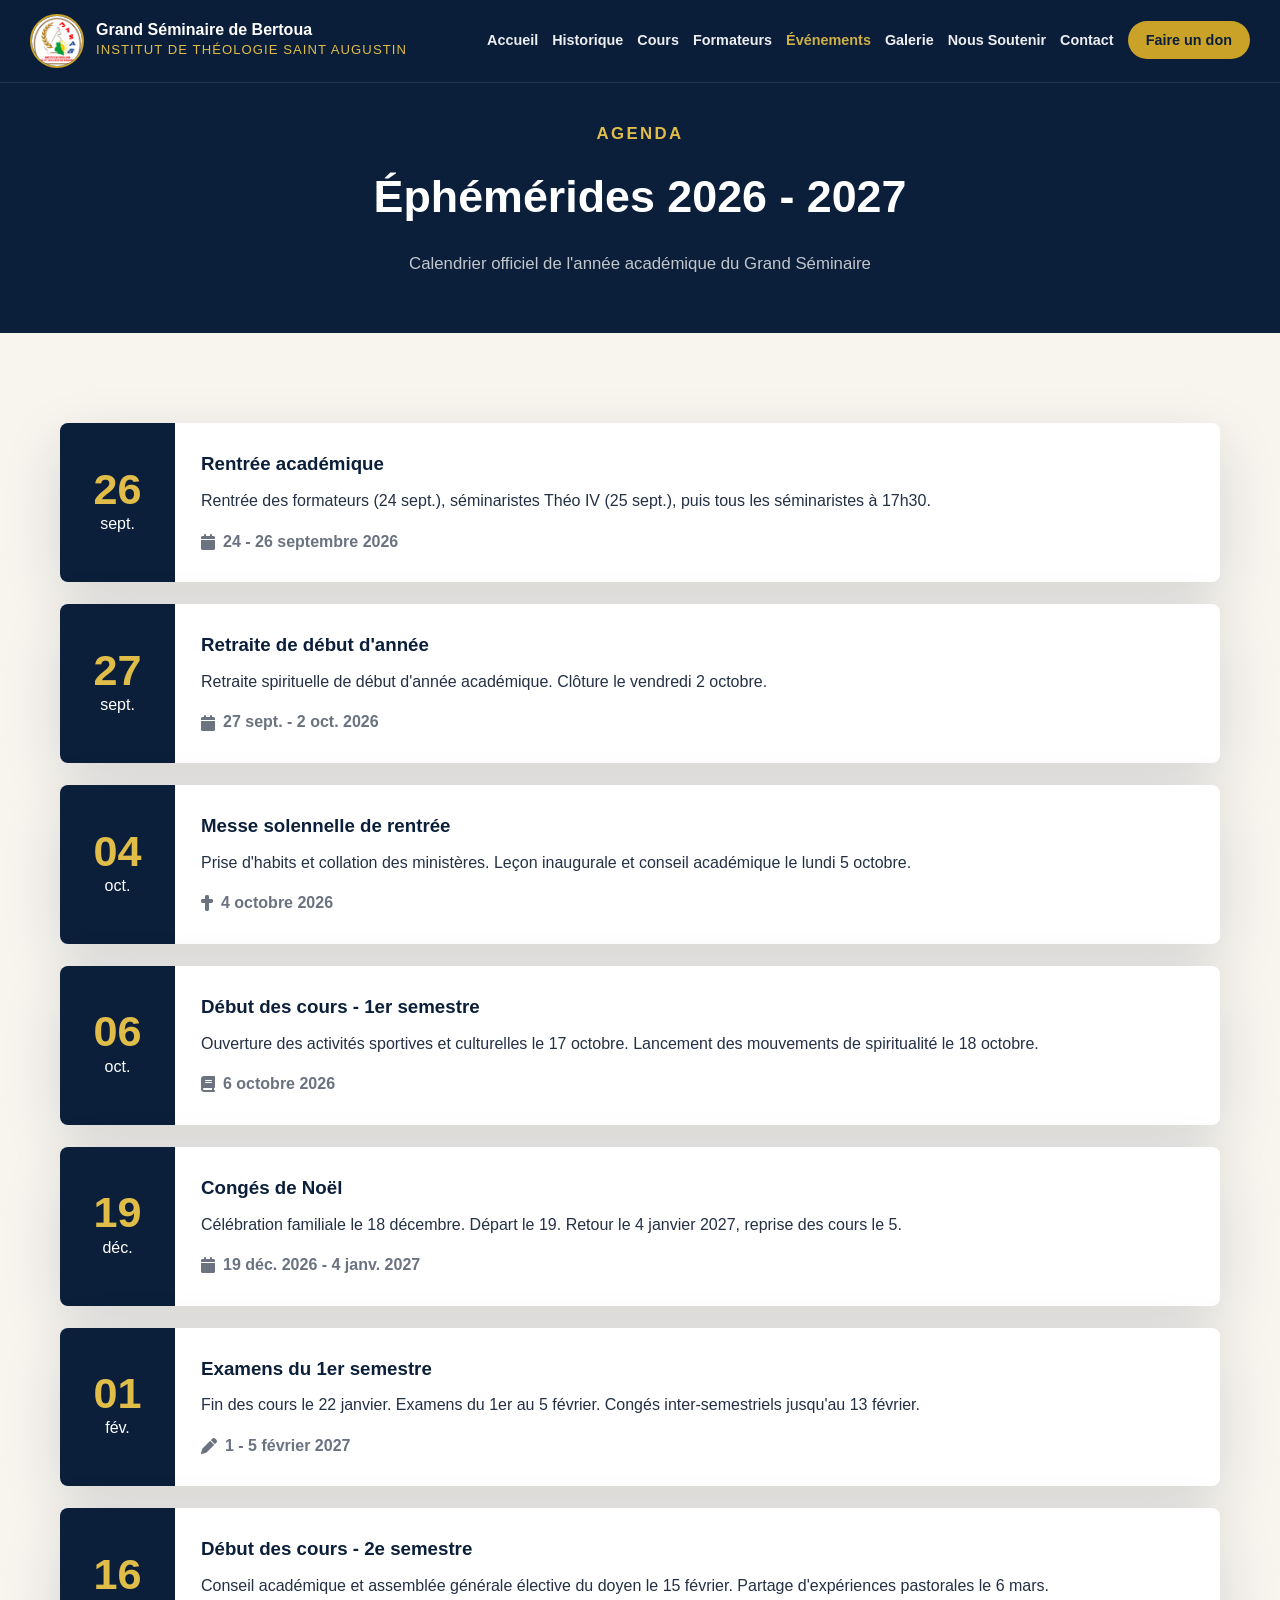
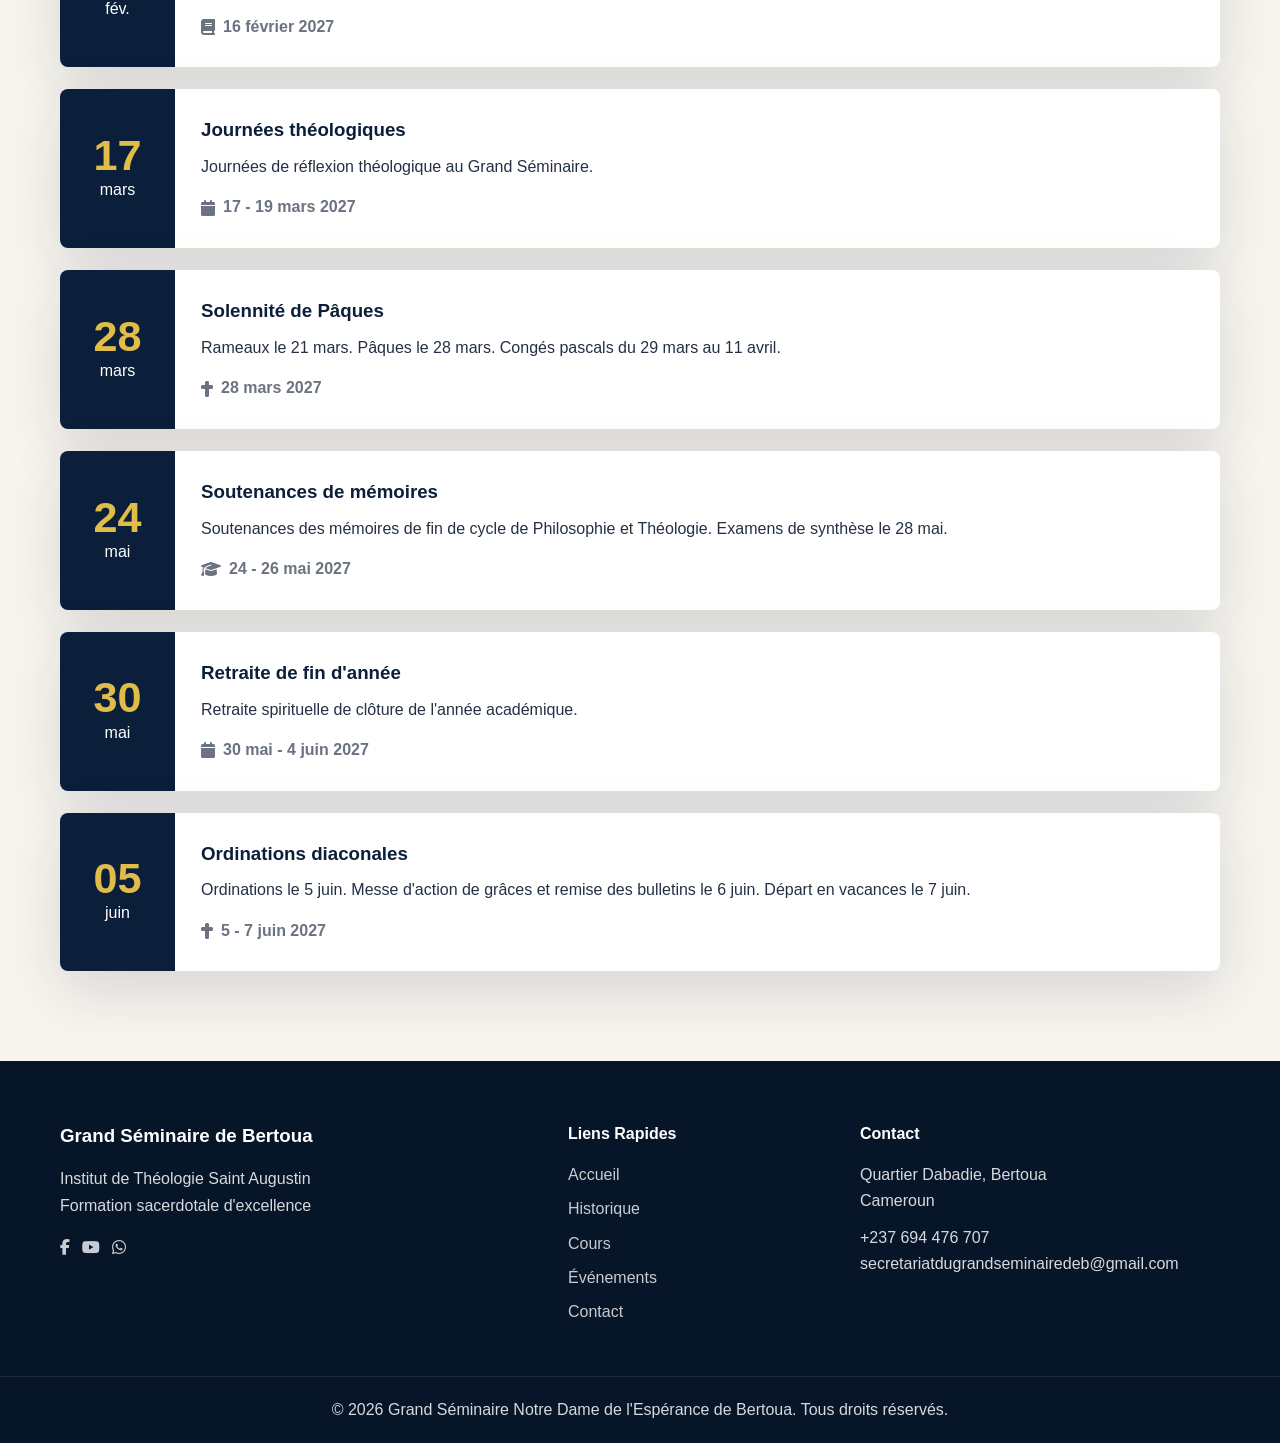
<file: evenements.html>
<!DOCTYPE html>
<html lang="fr">
<head>
    <meta charset="UTF-8">
    <meta name="viewport" content="width=device-width, initial-scale=1.0">
    <title>Événements - Grand Séminaire Notre Dame de l'Espérance de Bertoua</title>
    <meta name="description" content="Calendrier des événements et éphémérides 2026-2027 du Grand Séminaire Notre Dame de l'Espérance de Bertoua.">
    <meta name="robots" content="index, follow">
    <link rel="canonical" href="https://grandseminairebertoua.org/evenements.html">
    <link rel="icon" type="image/x-icon" href="assets/img/favicon.ico">
    <link rel="icon" type="image/png" sizes="32x32" href="assets/img/favicon-32x32.png">
    <link rel="icon" type="image/png" sizes="16x16" href="assets/img/favicon-16x16.png">
    <link rel="apple-touch-icon" sizes="180x180" href="assets/img/apple-touch-icon.png">
    <link rel="manifest" href="assets/img/site.webmanifest">
    <link rel="stylesheet" href="styles.css?v=6">
    <link rel="stylesheet" href="https://cdnjs.cloudflare.com/ajax/libs/font-awesome/6.4.0/css/all.min.css">
</head>
<body>

    <!-- Header -->
    <header class="site-header">
        <nav class="navbar">
            <a href="index.html#accueil" class="brand">
                <img src="assets/img/logo2.jpg" alt="Logo ITSAB" class="brand-logo">
                <div>
                    <strong>Grand Séminaire de Bertoua</strong>
                    <small>Institut de Théologie Saint Augustin</small>
                </div>
            </a>
            <ul class="nav-menu" id="navMenu">
                <li><a href="index.html#accueil">Accueil</a></li>
                <li><a href="index.html#historique">Historique</a></li>
                <li><a href="index.html#cours">Cours</a></li>
                <li><a href="index.html#formateurs">Formateurs</a></li>
                <li><a href="evenements.html" class="active">Événements</a></li>
                <li><a href="galerie.html">Galerie</a></li>
                <li><a href="index.html#soutenir">Nous Soutenir</a></li>
                <li><a href="index.html#contact">Contact</a></li>
                <li><a href="index.html#soutenir" class="nav-cta">Faire un don</a></li>
            </ul>
            <button class="menu-toggle" id="menuToggle" aria-label="Menu">
                <span></span><span></span><span></span>
            </button>
        </nav>
    </header>

    <!-- Page Hero -->
    <section class="page-hero">
        <div class="container">
            <p class="section-kicker">Agenda</p>
            <h1>Éphémérides 2026 - 2027</h1>
            <p>Calendrier officiel de l'année académique du Grand Séminaire</p>
        </div>
    </section>

    <!-- Événements -->
    <section class="section-padding">
        <div class="container">
            <div class="events-grid">
                <div class="event-card">
                    <div class="event-date"><strong>26</strong><span>sept.</span></div>
                    <div class="event-body">
                        <h3>Rentrée académique</h3>
                        <p>Rentrée des formateurs (24 sept.), séminaristes Théo IV (25 sept.), puis tous les séminaristes à 17h30.</p>
                        <span><i class="fas fa-calendar"></i> 24 - 26 septembre 2026</span>
                    </div>
                </div>
                <div class="event-card">
                    <div class="event-date"><strong>27</strong><span>sept.</span></div>
                    <div class="event-body">
                        <h3>Retraite de début d'année</h3>
                        <p>Retraite spirituelle de début d'année académique. Clôture le vendredi 2 octobre.</p>
                        <span><i class="fas fa-calendar"></i> 27 sept. - 2 oct. 2026</span>
                    </div>
                </div>
                <div class="event-card">
                    <div class="event-date"><strong>04</strong><span>oct.</span></div>
                    <div class="event-body">
                        <h3>Messe solennelle de rentrée</h3>
                        <p>Prise d'habits et collation des ministères. Leçon inaugurale et conseil académique le lundi 5 octobre.</p>
                        <span><i class="fas fa-cross"></i> 4 octobre 2026</span>
                    </div>
                </div>
                <div class="event-card">
                    <div class="event-date"><strong>06</strong><span>oct.</span></div>
                    <div class="event-body">
                        <h3>Début des cours - 1er semestre</h3>
                        <p>Ouverture des activités sportives et culturelles le 17 octobre. Lancement des mouvements de spiritualité le 18 octobre.</p>
                        <span><i class="fas fa-book"></i> 6 octobre 2026</span>
                    </div>
                </div>
                <div class="event-card">
                    <div class="event-date"><strong>19</strong><span>déc.</span></div>
                    <div class="event-body">
                        <h3>Congés de Noël</h3>
                        <p>Célébration familiale le 18 décembre. Départ le 19. Retour le 4 janvier 2027, reprise des cours le 5.</p>
                        <span><i class="fas fa-calendar"></i> 19 déc. 2026 - 4 janv. 2027</span>
                    </div>
                </div>
                <div class="event-card">
                    <div class="event-date"><strong>01</strong><span>fév.</span></div>
                    <div class="event-body">
                        <h3>Examens du 1er semestre</h3>
                        <p>Fin des cours le 22 janvier. Examens du 1er au 5 février. Congés inter-semestriels jusqu'au 13 février.</p>
                        <span><i class="fas fa-pen"></i> 1 - 5 février 2027</span>
                    </div>
                </div>
                <div class="event-card">
                    <div class="event-date"><strong>16</strong><span>fév.</span></div>
                    <div class="event-body">
                        <h3>Début des cours - 2e semestre</h3>
                        <p>Conseil académique et assemblée générale élective du doyen le 15 février. Partage d'expériences pastorales le 6 mars.</p>
                        <span><i class="fas fa-book"></i> 16 février 2027</span>
                    </div>
                </div>
                <div class="event-card">
                    <div class="event-date"><strong>17</strong><span>mars</span></div>
                    <div class="event-body">
                        <h3>Journées théologiques</h3>
                        <p>Journées de réflexion théologique au Grand Séminaire.</p>
                        <span><i class="fas fa-calendar"></i> 17 - 19 mars 2027</span>
                    </div>
                </div>
                <div class="event-card">
                    <div class="event-date"><strong>28</strong><span>mars</span></div>
                    <div class="event-body">
                        <h3>Solennité de Pâques</h3>
                        <p>Rameaux le 21 mars. Pâques le 28 mars. Congés pascals du 29 mars au 11 avril.</p>
                        <span><i class="fas fa-cross"></i> 28 mars 2027</span>
                    </div>
                </div>
                <div class="event-card">
                    <div class="event-date"><strong>24</strong><span>mai</span></div>
                    <div class="event-body">
                        <h3>Soutenances de mémoires</h3>
                        <p>Soutenances des mémoires de fin de cycle de Philosophie et Théologie. Examens de synthèse le 28 mai.</p>
                        <span><i class="fas fa-graduation-cap"></i> 24 - 26 mai 2027</span>
                    </div>
                </div>
                <div class="event-card">
                    <div class="event-date"><strong>30</strong><span>mai</span></div>
                    <div class="event-body">
                        <h3>Retraite de fin d'année</h3>
                        <p>Retraite spirituelle de clôture de l'année académique.</p>
                        <span><i class="fas fa-calendar"></i> 30 mai - 4 juin 2027</span>
                    </div>
                </div>
                <div class="event-card">
                    <div class="event-date"><strong>05</strong><span>juin</span></div>
                    <div class="event-body">
                        <h3>Ordinations diaconales</h3>
                        <p>Ordinations le 5 juin. Messe d'action de grâces et remise des bulletins le 6 juin. Départ en vacances le 7 juin.</p>
                        <span><i class="fas fa-cross"></i> 5 - 7 juin 2027</span>
                    </div>
                </div>
            </div>
        </div>
    </section>

    <!-- Footer -->
    <footer class="footer">
        <div class="container">
            <div class="footer-grid">
                <div>
                    <h3>Grand Séminaire de Bertoua</h3>
                    <p>Institut de Théologie Saint Augustin<br>Formation sacerdotale d'excellence</p>
                    <div style="display:flex;gap:12px;margin-top:16px">
                        <a href="#"><i class="fab fa-facebook-f"></i></a>
                        <a href="#"><i class="fab fa-youtube"></i></a>
                        <a href="#"><i class="fab fa-whatsapp"></i></a>
                    </div>
                </div>
                <div>
                    <h4>Liens Rapides</h4>
                    <a href="index.html#accueil">Accueil</a>
                    <a href="index.html#historique">Historique</a>
                    <a href="index.html#cours">Cours</a>
                    <a href="evenements.html">Événements</a>
                    <a href="index.html#contact">Contact</a>
                </div>
                <div>
                    <h4>Contact</h4>
                    <p>Quartier Dabadie, Bertoua<br>Cameroun</p>
                    <p style="margin-top:10px">+237 694 476 707</p>
                    <p>secretariatdugrandseminairedeb@gmail.com</p>
                </div>
            </div>
        </div>
        <div class="footer-bottom">
            <p>&copy; 2026 Grand Séminaire Notre Dame de l'Espérance de Bertoua. Tous droits réservés.</p>
        </div>
    </footer>

    <a href="#" class="back-to-top" id="backToTop" aria-label="Retour en haut">
        <i class="fas fa-chevron-up"></i>
    </a>

    <script src="script.js?v=3"></script>
</body>
</html>
</file>
<file: styles.css>
:root {
  --navy: #0b1f3a;
  --navy-2: #102b4f;
  --gold: #c9a227;
  --gold-2: #e0bd48;
  --cream: #f8f5ef;
  --white: #ffffff;
  --text: #243044;
  --muted: #6b7280;
  --border: #e5e7eb;
  --shadow: 0 20px 60px rgba(11, 31, 58, 0.14);
  --radius: 8px;
}

* {
  box-sizing: border-box;
  margin: 0;
  padding: 0;
}

html {
  scroll-behavior: smooth;
}

body {
  font-family: "Segoe UI", Arial, sans-serif;
  color: var(--text);
  background: var(--cream);
  line-height: 1.65;
}

img {
  max-width: 100%;
  display: block;
}

a {
  color: inherit;
  text-decoration: none;
}

.container {
  width: min(1160px, calc(100% - 40px));
  margin: 0 auto;
}

.section-padding {
  padding: 90px 0;
}

.site-header {
  position: fixed;
  top: 0;
  left: 0;
  right: 0;
  z-index: 50;
  background: rgba(11, 31, 58, 0.9);
  backdrop-filter: blur(18px);
  border-bottom: 1px solid rgba(255,255,255,0.1);
}

.navbar {
  width: min(1220px, calc(100% - 32px));
  height: 82px;
  margin: 0 auto;
  display: flex;
  align-items: center;
  justify-content: space-between;
  gap: 24px;
}

.brand {
  display: flex;
  align-items: center;
  gap: 12px;
  color: var(--white);
}

.brand-logo {
  width: 54px;
  height: 54px;
  border-radius: 50%;
  object-fit: cover;
  border: 2px solid var(--gold);
}

.brand strong {
  display: block;
  font-size: 1rem;
  line-height: 1.1;
}

.brand small {
  display: block;
  color: var(--gold-2);
  font-size: 0.82rem;
  letter-spacing: 0.08em;
  text-transform: uppercase;
}

.nav-menu {
  list-style: none;
  display: flex;
  align-items: center;
  gap: 14px;
  color: var(--white);
  font-weight: 600;
  font-size: 0.9rem;
}

.nav-menu a {
  opacity: 0.92;
  transition: 0.2s ease;
}

.nav-menu a:hover {
  color: var(--gold-2);
}

.nav-cta {
  padding: 11px 18px;
  background: var(--gold);
  color: var(--navy) !important;
  border-radius: 999px;
  opacity: 1 !important;
}

.menu-toggle {
  display: none;
  width: 44px;
  height: 44px;
  border: 0;
  background: transparent;
  cursor: pointer;
}

.menu-toggle span {
  display: block;
  width: 28px;
  height: 3px;
  background: var(--white);
  margin: 6px auto;
  border-radius: 5px;
  transition: 0.2s ease;
}

.hero {
  min-height: 100vh;
  position: relative;
  display: flex;
  align-items: center;
  overflow: hidden;
  background: var(--navy);
}

.hero-bg {
  position: absolute;
  inset: 0;
  background: url("assets/img/chapel.jpg") center/cover no-repeat;
  transform: scale(1.04);
}

.hero-overlay {
  position: absolute;
  inset: 0;
  background:
    linear-gradient(90deg, rgba(11,31,58,0.92), rgba(11,31,58,0.67), rgba(11,31,58,0.35)),
    radial-gradient(circle at 20% 30%, rgba(201,162,39,0.22), transparent 35%);
}

.hero-content {
  position: relative;
  z-index: 1;
  color: var(--white);
  padding-top: 90px;
  max-width: 900px;
  margin-left: max(20px, calc((100vw - 1160px) / 2));
  margin-right: 20px;
  animation: fadeUp 0.9s ease both;
}

.hero-logos {
  display: flex;
  gap: 16px;
  margin-bottom: 22px;
}

.hero-logos img {
  width: 78px;
  height: 78px;
  object-fit: cover;
  border-radius: 50%;
  border: 3px solid rgba(255,255,255,0.8);
  background: var(--white);
}

.eyebrow,
.section-kicker {
  color: var(--gold-2);
  text-transform: uppercase;
  letter-spacing: 0.14em;
  font-weight: 800;
  font-size: 0.82rem;
  margin-bottom: 12px;
}

.hero h1 {
  font-size: clamp(2.6rem, 7vw, 5.8rem);
  line-height: 0.98;
  max-width: 950px;
  margin-bottom: 20px;
}

.hero-subtitle {
  font-size: clamp(1.25rem, 2.4vw, 2rem);
  color: var(--gold-2);
  font-weight: 700;
  margin-bottom: 10px;
}

.hero-text {
  font-size: 1.2rem;
  color: rgba(255,255,255,0.9);
  max-width: 640px;
}

.hero-actions {
  display: flex;
  flex-wrap: wrap;
  gap: 14px;
  margin-top: 32px;
}

.btn {
  display: inline-flex;
  align-items: center;
  justify-content: center;
  gap: 10px;
  min-height: 48px;
  padding: 12px 24px;
  border-radius: 999px;
  border: 0;
  cursor: pointer;
  font-weight: 800;
  transition: 0.2s ease;
}

.btn:hover {
  transform: translateY(-2px);
}

.btn-primary {
  background: var(--gold);
  color: var(--navy);
  box-shadow: 0 12px 30px rgba(201,162,39,0.28);
}

.btn-secondary {
  background: var(--navy);
  color: var(--white);
}

.btn-outline {
  border: 1px solid rgba(255,255,255,0.5);
  color: var(--white);
  background: rgba(255,255,255,0.08);
}

.full-width {
  width: 100%;
}

.center-btn {
  margin: 34px auto 0;
  display: flex;
}

.prestige {
  background: var(--gold);
  color: var(--navy);
  font-weight: 900;
}

.prestige-inner {
  min-height: 74px;
  display: flex;
  align-items: center;
  justify-content: center;
  gap: 14px;
  text-align: center;
  font-size: 1.05rem;
}

.stats {
  padding-top: 60px;
}

.stats-grid {
  display: grid;
  grid-template-columns: repeat(4, 1fr);
  gap: 20px;
}

.stats-grid article {
  background: var(--white);
  border-radius: var(--radius);
  padding: 28px;
  box-shadow: var(--shadow);
  border: 1px solid var(--border);
}

.stats-grid strong {
  display: block;
  color: var(--navy);
  font-size: 2.4rem;
  line-height: 1;
}

.stats-grid span {
  color: var(--muted);
  font-weight: 700;
}

.section-heading {
  text-align: center;
  max-width: 760px;
  margin: 0 auto 48px;
}

.section-heading h2 {
  color: var(--navy);
  font-size: clamp(2rem, 4vw, 3.2rem);
  line-height: 1.08;
  margin-bottom: 16px;
}

.section-heading p:not(.section-kicker) {
  color: var(--muted);
  font-size: 1.08rem;
}

.section-heading.light h2,
.section-heading.light p:not(.section-kicker) {
  color: var(--white);
}

.timeline {
  max-width: 720px;
  margin: 0 auto;
  position: relative;
  padding-left: 32px;
}

.timeline::before {
  content: '';
  position: absolute;
  left: 5px;
  top: 6px;
  bottom: 0;
  width: 2px;
  background: var(--border);
}

.timeline-item {
  position: relative;
  padding-bottom: 32px;
}

.timeline-item:last-child {
  padding-bottom: 0;
}

.timeline-item::before {
  content: '';
  position: absolute;
  left: -31px;
  top: 4px;
  width: 10px;
  height: 10px;
  border-radius: 50%;
  background: var(--navy);
  border: 2px solid var(--cream);
  box-shadow: 0 0 0 2px var(--navy);
}

.timeline-item:last-child::before {
  background: var(--gold);
  box-shadow: 0 0 0 2px var(--gold);
}

.timeline-date {
  font-size: 0.82rem;
  color: var(--muted);
  margin-bottom: 4px;
  letter-spacing: 0.04em;
}

.timeline-item h3 {
  color: var(--navy);
  margin-bottom: 6px;
}

.timeline-item p {
  color: var(--muted);
  font-size: 0.95rem;
  line-height: 1.6;
}

.timeline-item h3,
.history-more h3 {
  color: var(--navy);
  margin-bottom: 8px;
}

.history-more {
  display: none;
  max-width: 720px;
  margin: 40px auto 0;
  padding-top: 32px;
  border-top: 1px solid var(--border);
}

.history-more.open {
  display: block;
}

.history-more h3 {
  color: var(--navy);
  margin: 28px 0 12px;
  font-size: 1rem;
  text-transform: uppercase;
  letter-spacing: 0.08em;
}

.history-more h3:first-child {
  margin-top: 0;
}

.history-more p {
  color: var(--muted);
  font-size: 0.95rem;
  line-height: 1.7;
  margin-bottom: 10px;
}

.formation-steps {
  display: flex;
  flex-wrap: wrap;
  gap: 12px;
  margin: 16px 0 30px;
}

.formation-steps span {
  background: var(--cream);
  color: var(--navy);
  padding: 10px 14px;
  border-radius: 999px;
  font-weight: 800;
}

.rectors-list {
  columns: 2;
  column-gap: 35px;
}

.rectors-list p {
  break-inside: avoid;
  margin-bottom: 10px;
}

.formations-section,
.support-section {
  background: linear-gradient(135deg, var(--navy), var(--navy-2));
}

.cards-grid {
  display: grid;
  gap: 26px;
}

.two-cols {
  grid-template-columns: repeat(2, minmax(0, 1fr));
}

.program-card,
.support-card {
  background: rgba(255,255,255,0.96);
  border-radius: var(--radius);
  padding: 34px;
  box-shadow: var(--shadow);
}

.program-card i,
.support-card i,
.team-card i {
  width: 56px;
  height: 56px;
  border-radius: 18px;
  display: inline-flex;
  align-items: center;
  justify-content: center;
  background: rgba(201,162,39,0.14);
  color: var(--gold);
  font-size: 1.55rem;
  margin-bottom: 18px;
}

.program-card h3,
.support-card h3,
.team-card h3 {
  color: var(--navy);
  margin-bottom: 12px;
  line-height: 1.25;
}

.program-card ul {
  margin-top: 18px;
  padding-left: 22px;
}

.program-card li {
  margin-bottom: 7px;
  font-weight: 650;
}

.team-grid {
  display: grid;
  grid-template-columns: repeat(4, minmax(0, 1fr));
  gap: 22px;
}

.team-card {
  background: var(--white);
  border-radius: var(--radius);
  padding: 26px;
  box-shadow: var(--shadow);
  border: 1px solid var(--border);
  transition: 0.2s ease;
  display: flex;
  flex-direction: column;
  align-items: center;
  text-align: center;
}

.team-photo {
  width: 90px;
  height: 90px;
  border-radius: 50%;
  object-fit: cover;
  object-position: top;
  margin-bottom: 14px;
  border: 3px solid var(--gold);
}

.team-card:hover,
.event-card:hover,
.program-card:hover,
.support-card:hover {
  transform: translateY(-5px);
}

.team-card p {
  color: var(--muted);
}

.events-grid {
  display: grid;
  gap: 22px;
}

.event-card {
  background: var(--white);
  border-radius: var(--radius);
  display: grid;
  grid-template-columns: 115px 1fr;
  box-shadow: var(--shadow);
  overflow: hidden;
  transition: 0.2s ease;
}

.event-date {
  background: var(--navy);
  color: var(--white);
  display: flex;
  flex-direction: column;
  align-items: center;
  justify-content: center;
  text-align: center;
}

.event-date strong {
  font-size: 2.7rem;
  line-height: 1;
  color: var(--gold-2);
}

.event-body {
  padding: 26px;
}

.event-body h3 {
  color: var(--navy);
  margin-bottom: 8px;
}

.event-body span {
  display: inline-flex;
  align-items: center;
  gap: 8px;
  margin-top: 14px;
  color: var(--muted);
  font-weight: 800;
}

.contact-grid {
  display: grid;
  grid-template-columns: 0.9fr 1.1fr;
  gap: 32px;
  align-items: start;
}

.contact-info,
.contact-form {
  background: var(--white);
  border-radius: var(--radius);
  padding: 34px;
  box-shadow: var(--shadow);
  min-width: 0;
}

.contact-info {
  display: grid;
  gap: 20px;
}

.contact-info article {
  display: flex;
  gap: 16px;
}

.contact-info i {
  width: 42px;
  height: 42px;
  border-radius: 14px;
  display: inline-flex;
  align-items: center;
  justify-content: center;
  background: rgba(201,162,39,0.14);
  color: var(--gold);
  flex: 0 0 auto;
}

.contact-info h3,
.contact-form h3 {
  color: var(--navy);
}

.contact-info a {
  color: var(--navy);
  font-weight: 700;
  word-break: break-all;
}

.contact-form {
  display: grid;
  gap: 16px;
}

.contact-form label {
  display: grid;
  gap: 7px;
  font-weight: 800;
  color: var(--navy);
}

.contact-form input,
.contact-form textarea {
  width: 100%;
  max-width: 100%;
  border: 1px solid var(--border);
  border-radius: 14px;
  padding: 14px 15px;
  font: inherit;
  outline: none;
  background: #fbfbfb;
}

.contact-form input:focus,
.contact-form textarea:focus {
  border-color: var(--gold);
  box-shadow: 0 0 0 4px rgba(201,162,39,0.14);
}

.form-note {
  color: var(--muted);
  font-size: 0.92rem;
}

/* Page hero (pages secondaires) */
.page-hero {
  background: var(--navy);
  padding: 120px 0 56px;
  text-align: center;
  color: var(--white);
}
.page-hero .section-kicker {
  color: var(--gold-2);
}
.page-hero h1 {
  font-size: clamp(1.8rem, 4vw, 2.8rem);
  margin: 8px 0 16px;
}
.page-hero p {
  color: rgba(255,255,255,0.75);
  font-size: 1.05rem;
}

/* Lien actif dans la navbar */
.nav-menu a.active {
  color: var(--gold-2);
}

.footer {
  background: #071529;
  color: rgba(255,255,255,0.84);
  padding-top: 60px;
}

.footer-grid {
  display: grid;
  grid-template-columns: 1.3fr 0.7fr 1fr;
  gap: 40px;
}

.footer h3,
.footer h4 {
  color: var(--white);
  margin-bottom: 14px;
}

.footer a {
  display: block;
  color: rgba(255,255,255,0.78);
  margin-bottom: 8px;
}

.footer a:hover {
  color: var(--gold-2);
}

.footer-bottom {
  border-top: 1px solid rgba(255,255,255,0.1);
  text-align: center;
  padding: 20px;
  margin-top: 42px;
}

.back-to-top {
  position: fixed;
  right: 22px;
  bottom: 22px;
  width: 46px;
  height: 46px;
  border-radius: 50%;
  background: var(--gold);
  color: var(--navy);
  display: none;
  align-items: center;
  justify-content: center;
  box-shadow: var(--shadow);
  z-index: 30;
}

.back-to-top.show {
  display: flex;
}

.album {
  margin-bottom: 48px;
}

.album-intro {
  margin: 0 0 32px;
  padding: 24px 28px;
  background: var(--cream);
  border-left: 4px solid var(--gold);
  border-radius: 0 8px 8px 0;
}
.album-intro p {
  color: var(--text);
  font-size: 0.95rem;
  line-height: 1.7;
  margin: 0 0 12px;
}
.album-intro p:last-child { margin-bottom: 0; }

.album-group-label {
  font-size: 0.85rem;
  font-weight: 600;
  text-transform: uppercase;
  letter-spacing: 0.06em;
  color: var(--muted);
  margin: 28px 0 10px;
  padding-bottom: 8px;
  border-bottom: 1px solid var(--border);
}

.album-header {
  display: flex;
  align-items: baseline;
  gap: 16px;
  margin-bottom: 20px;
  padding-bottom: 14px;
  border-bottom: 1px solid var(--border);
}

.album-title {
  color: var(--navy);
  font-size: 1.1rem;
  margin-bottom: 4px;
}

.album-meta {
  color: var(--muted);
  font-size: 0.85rem;
}

.gallery-grid {
  display: grid;
  grid-template-columns: repeat(4, 1fr);
  gap: 8px;
}

.gallery-item {
  display: block;
  overflow: hidden;
  border-radius: var(--radius);
  aspect-ratio: 4/3;
}

.gallery-item img {
  width: 100%;
  height: 100%;
  object-fit: cover;
  transition: transform 0.3s ease;
}

.gallery-item:hover img {
  transform: scale(1.05);
}

/* Lightbox */
.lightbox {
  display: none;
  position: fixed;
  inset: 0;
  background: rgba(0,0,0,0.92);
  z-index: 200;
  align-items: center;
  justify-content: center;
}
.lightbox.open {
  display: flex;
}
.lightbox-img {
  max-width: 90vw;
  max-height: 85vh;
  object-fit: contain;
  border-radius: 4px;
  user-select: none;
}
.lightbox-close {
  position: fixed;
  top: 18px;
  right: 22px;
  background: none;
  border: none;
  color: #fff;
  font-size: 2rem;
  cursor: pointer;
  line-height: 1;
  opacity: 0.8;
  transition: opacity 0.15s;
}
.lightbox-close:hover { opacity: 1; }
.lightbox-prev,
.lightbox-next {
  position: fixed;
  top: 50%;
  transform: translateY(-50%);
  background: rgba(255,255,255,0.15);
  border: none;
  color: #fff;
  font-size: 1.6rem;
  width: 48px;
  height: 64px;
  cursor: pointer;
  border-radius: 4px;
  transition: background 0.15s;
  display: flex;
  align-items: center;
  justify-content: center;
}
.lightbox-prev { left: 12px; }
.lightbox-next { right: 12px; }
.lightbox-prev:hover,
.lightbox-next:hover { background: rgba(255,255,255,0.3); }
.lightbox-bar {
  position: fixed;
  bottom: 0;
  left: 0;
  right: 0;
  display: flex;
  flex-direction: column;
  align-items: center;
  gap: 4px;
  padding: 20px 20px 16px;
  background: linear-gradient(transparent, rgba(0,0,0,0.75));
  pointer-events: none;
  text-align: center;
}
.lightbox-counter {
  color: rgba(255,255,255,0.5);
  font-size: 0.8rem;
}
.lightbox-caption {
  color: rgba(255,255,255,0.9);
  font-size: 0.85rem;
  line-height: 1.4;
  max-width: 640px;
}
.lightbox-caption:empty { display: none; }

@media (max-width: 980px) {
  .gallery-grid {
    grid-template-columns: repeat(3, 1fr);
  }
}

@media (max-width: 650px) {
  .gallery-grid {
    grid-template-columns: repeat(2, 1fr);
  }
}

/* Scroll animation */
.fade-in {
  opacity: 0;
  transform: translateY(20px);
  transition: opacity 0.5s ease, transform 0.5s ease;
}

.fade-in.visible {
  opacity: 1;
  transform: translateY(0);
}

/* Navbar renforcée au scroll */
.site-header.scrolled {
  background: rgba(11, 31, 58, 0.98);
}

@keyframes fadeUp {
  from {
    opacity: 0;
    transform: translateY(24px);
  }
  to {
    opacity: 1;
    transform: translateY(0);
  }
}

@media (max-width: 1150px) {
  .menu-toggle {
    display: block;
  }

  .nav-menu {
    position: fixed;
    top: 82px;
    left: 0;
    right: 0;
    background: rgba(11,31,58,0.98);
    flex-direction: column;
    align-items: stretch;
    padding: 24px;
    gap: 0;
    transform: translateY(-120%);
    opacity: 0;
    pointer-events: none;
    transition: 0.25s ease;
  }

  .nav-menu.open {
    transform: translateY(0);
    opacity: 1;
    pointer-events: auto;
  }

  .nav-menu li a {
    display: block;
    padding: 14px 0;
  }

  .nav-menu .nav-cta {
    background: transparent;
    color: var(--gold-2) !important;
    border-radius: 0;
    padding: 14px 0;
    opacity: 0.92;
  }

  .stats-grid,
  .team-grid {
    grid-template-columns: repeat(2, 1fr);
  }

  .contact-grid,
  .two-cols,
  .footer-grid {
    grid-template-columns: 1fr;
  }
}

@media (max-width: 650px) {
  .container {
    width: min(100% - 28px, 1160px);
  }

  .section-padding {
    padding: 65px 0;
  }

  .navbar {
    height: 72px;
  }

  .brand-logo {
    width: 46px;
    height: 46px;
  }

  .brand strong {
    font-size: 0.92rem;
  }

  .nav-menu {
    top: 72px;
  }

  .hero {
    min-height: 92vh;
  }

  .hero-content {
    padding-top: 88px;
    margin-left: 14px;
  }

  .hero-logos img {
    width: 62px;
    height: 62px;
  }

  .hero-actions,
  .btn {
    width: 100%;
  }

  .stats-grid,
  .team-grid {
    grid-template-columns: 1fr;
  }

  .timeline {
    padding-left: 24px;
  }

  .timeline-item::before {
    left: -23px;
  }

  .rectors-list {
    columns: 1;
  }

  .event-card {
    grid-template-columns: 1fr;
  }

  .event-date {
    min-height: 92px;
    flex-direction: row;
    gap: 10px;
  }

  .contact-info,
  .contact-form,
  .program-card,
  .support-card,
  .history-more {
    padding: 24px;
  }
}
</file>
